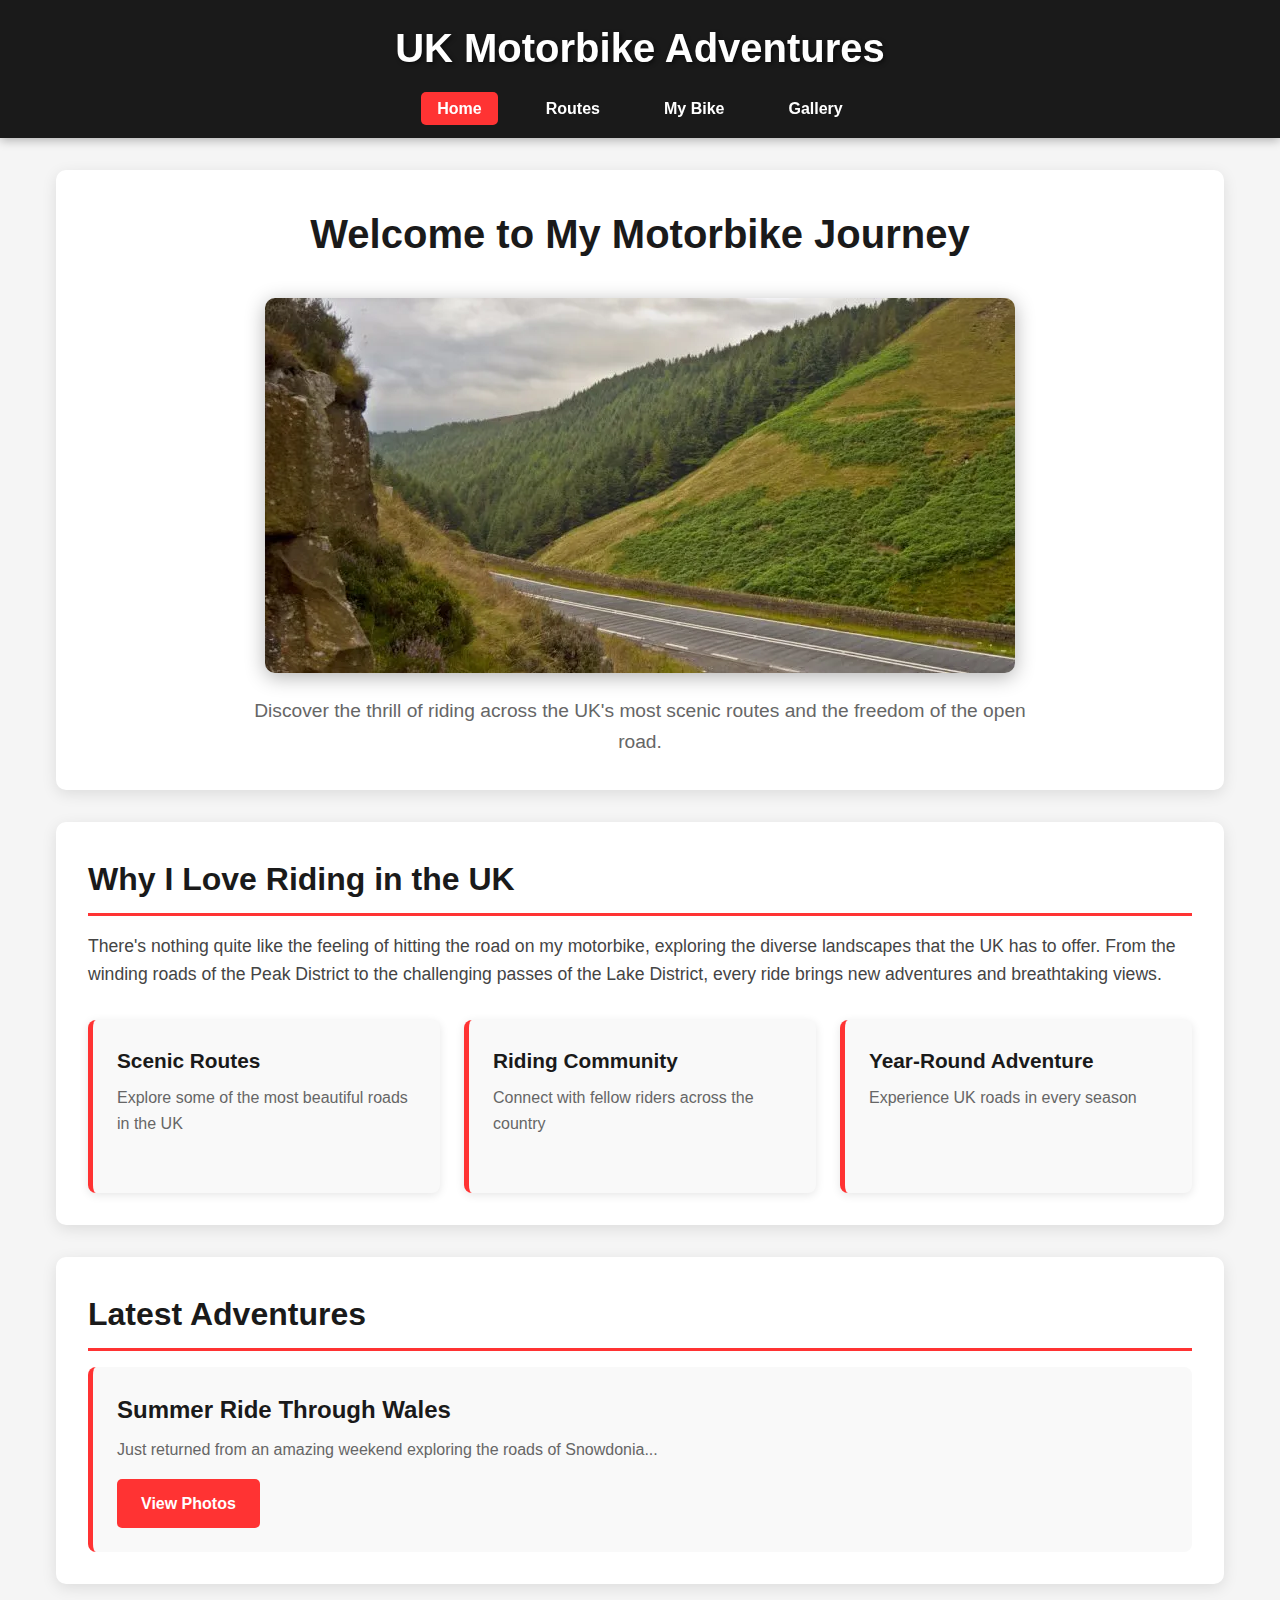
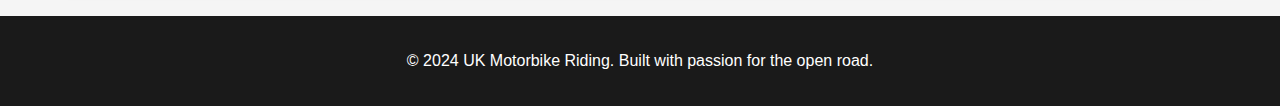
<file: index.html>
<!DOCTYPE html>
<html lang="en">
<head>
    <meta charset="UTF-8">
    <meta name="viewport" content="width=device-width, initial-scale=1.0">
    <title>UK Motorbike Adventures - Home</title>
    <link rel="stylesheet" href="index.css">
</head>
<body>
    <header>
        <h1>UK Motorbike Adventures</h1>
        <nav>
            <ul>
                <li><a href="index.html" class="active">Home</a></li>
                <li><a href="routes.html">Routes</a></li>
                <li><a href="my-bike.html">My Bike</a></li>
                <li><a href="gallery.html">Gallery</a></li>
            </ul>
        </nav>
    </header>
    
    <main>
        <section class="hero">
            <h2>Welcome to My Motorbike Journey</h2>
            <img src="assets/motorbike scenic route uk.webp" alt="Motorbike on scenic UK road">
            <p>Discover the thrill of riding across the UK's most scenic routes and the freedom of the open road.</p>
        </section>
        
        <section class="intro">
            <h3>Why I Love Riding in the UK</h3>
            <p>There's nothing quite like the feeling of hitting the road on my motorbike, exploring the diverse landscapes that the UK has to offer. From the winding roads of the Peak District to the challenging passes of the Lake District, every ride brings new adventures and breathtaking views.</p>
            
            <div class="highlights">
                <div class="highlight-card">
                    <h4>Scenic Routes</h4>
                    <p>Explore some of the most beautiful roads in the UK</p>
                </div>
                <div class="highlight-card">
                    <h4>Riding Community</h4>
                    <p>Connect with fellow riders across the country</p>
                </div>
                <div class="highlight-card">
                    <h4>Year-Round Adventure</h4>
                    <p>Experience UK roads in every season</p>
                </div>
            </div>
        </section>
        
        <section class="latest">
            <h3>Latest Adventures</h3>
            <article>
                <h4>Summer Ride Through Wales</h4>
                <p>Just returned from an amazing weekend exploring the roads of Snowdonia...</p>
                <a href="gallery.html" class="btn">View Photos</a>
            </article>
        </section>
    </main>
    
    <footer>
        <p>&copy; 2024 UK Motorbike Riding. Built with passion for the open road.</p>
    </footer>
</body>
</html>
</file>
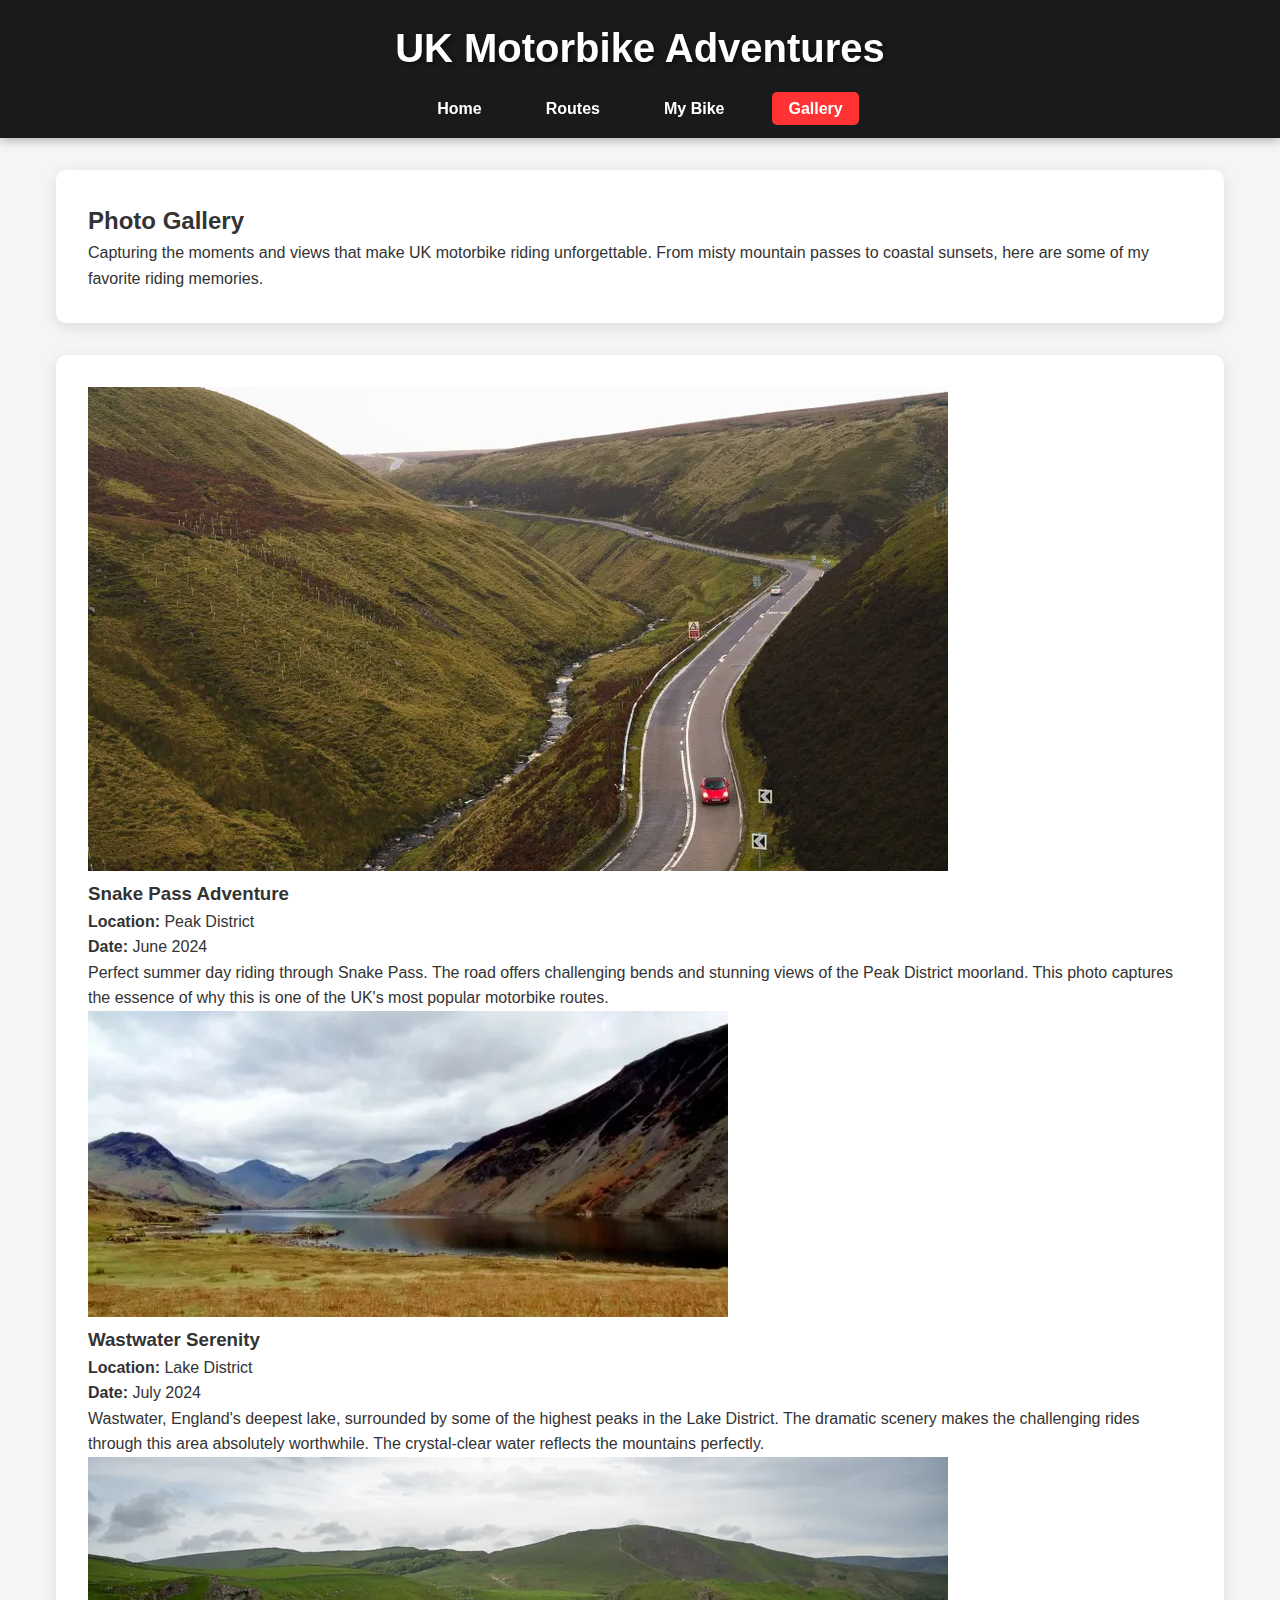
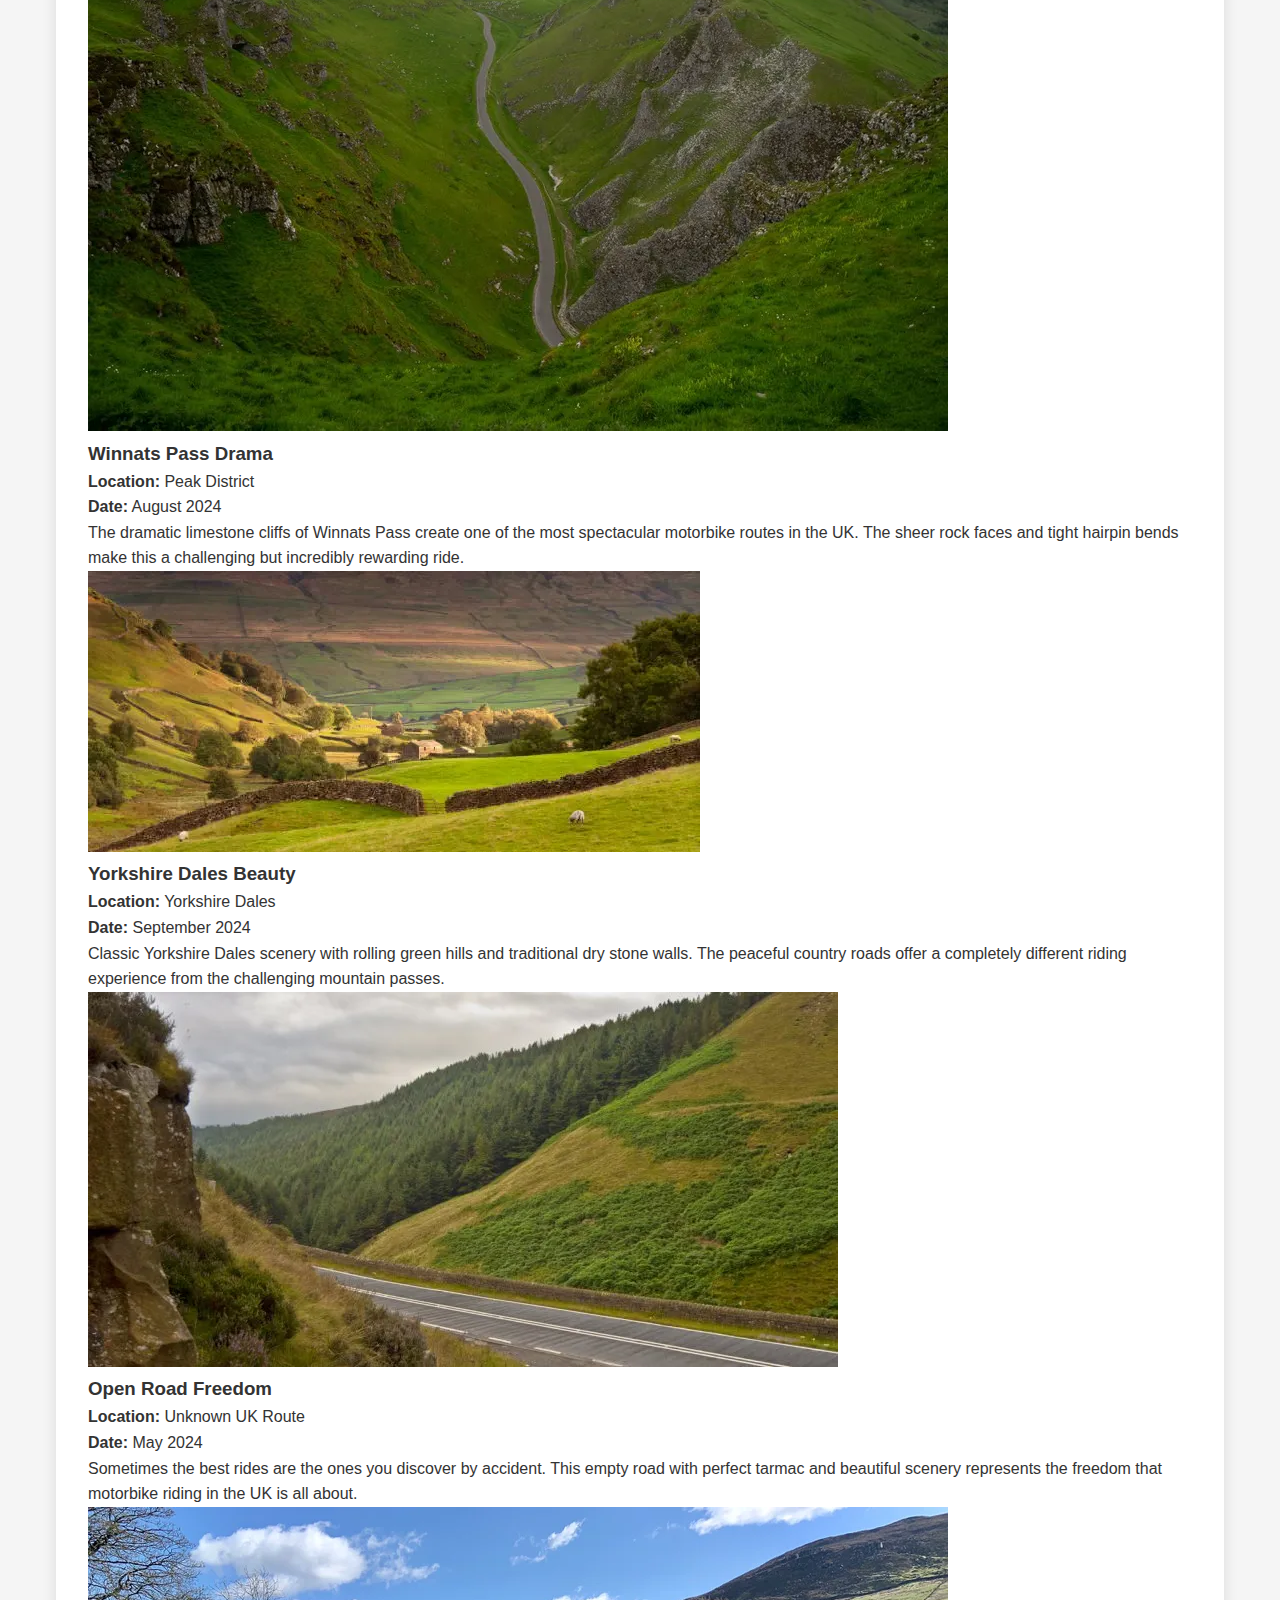
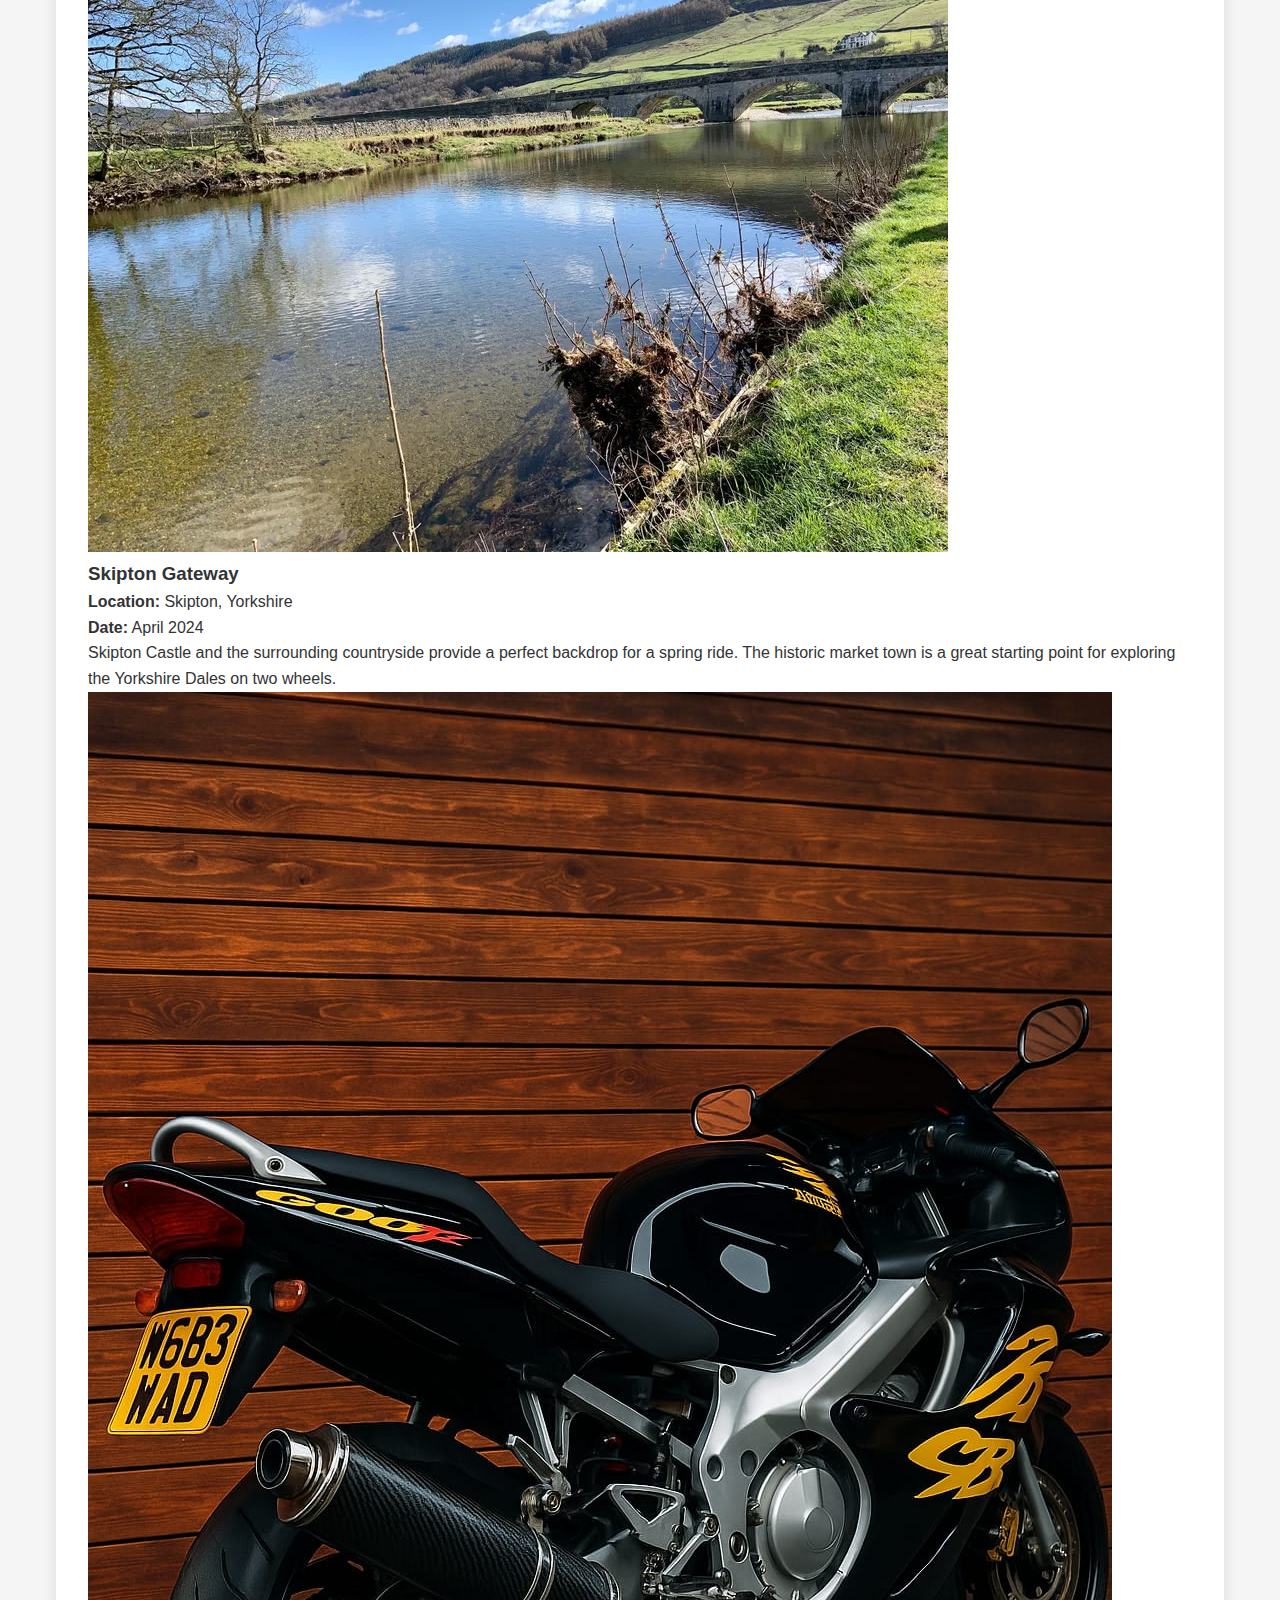
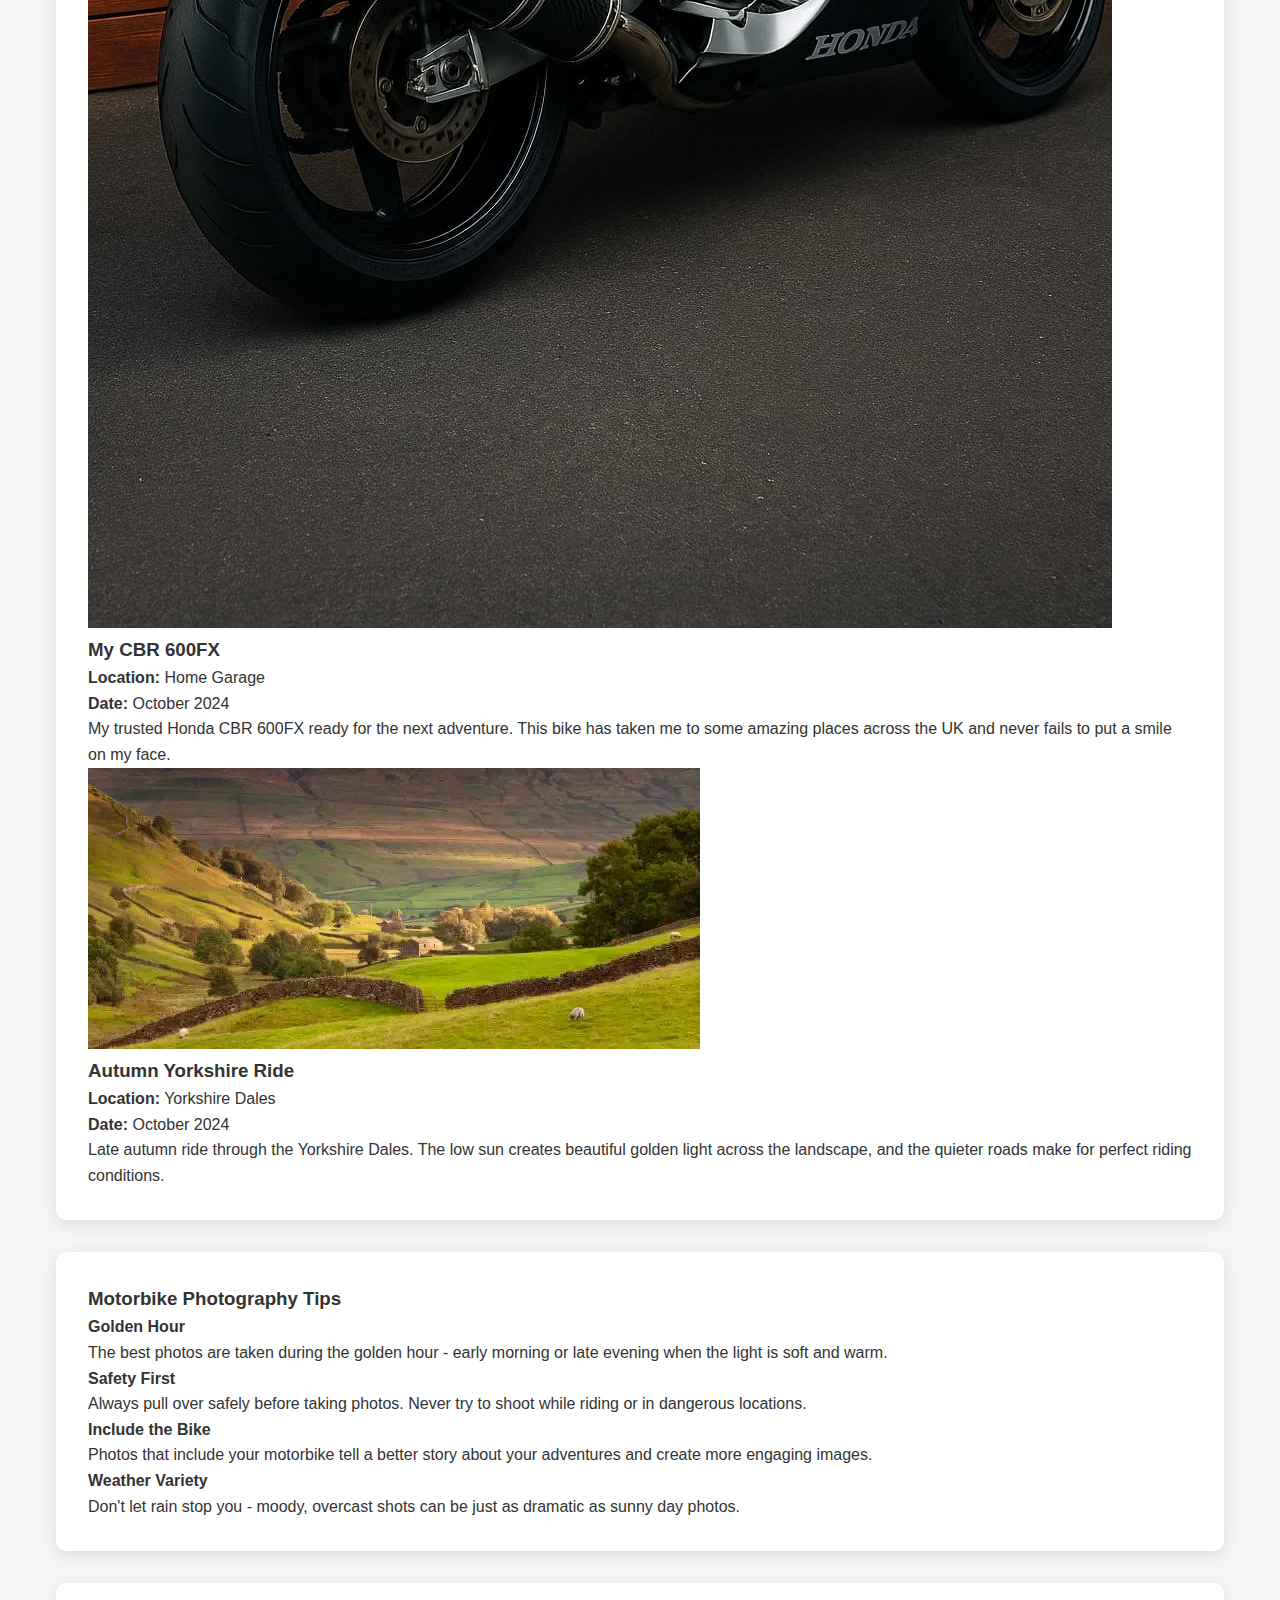
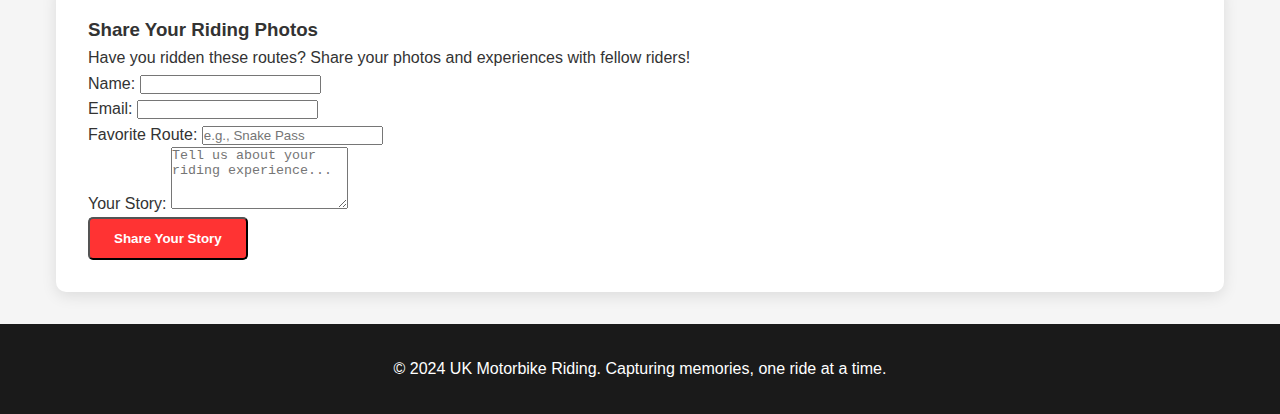
<file: gallery.html>
<!DOCTYPE html>
<html lang="en">
<head>
    <meta charset="UTF-8">
    <meta name="viewport" content="width=device-width, initial-scale=1.0">
    <title>Gallery - UK Motorbike Adventures</title>
    <link rel="stylesheet" href="index.css">
</head>
<body>
    <header>
        <h1>UK Motorbike Adventures</h1>
        <nav>
            <ul>
                <li><a href="index.html">Home</a></li>
                <li><a href="routes.html">Routes</a></li>
                <li><a href="my-bike.html">My Bike</a></li>
                <li><a href="gallery.html" class="active">Gallery</a></li>
            </ul>
        </nav>
    </header>
    
    <main>
        <section class="page-intro">
            <h2>Photo Gallery</h2>
            <p>Capturing the moments and views that make UK motorbike riding unforgettable. From misty mountain passes to coastal sunsets, here are some of my favorite riding memories.</p>
        </section>
        
        <section class="gallery-grid">
            <div class="gallery-item">
                <img src="assets/snakepass.webp" alt="Snake Pass road in Peak District">
                <div class="photo-info">
                    <h3>Snake Pass Adventure</h3>
                    <p><strong>Location:</strong> Peak District</p>
                    <p><strong>Date:</strong> June 2024</p>
                    <p class="photo-description">Perfect summer day riding through Snake Pass. The road offers challenging bends and stunning views of the Peak District moorland. This photo captures the essence of why this is one of the UK's most popular motorbike routes.</p>
                </div>
            </div>
            
            <div class="gallery-item">
                <img src="assets/wastwater-lake-district.webp" alt="Wastwater Lake District mountain views">
                <div class="photo-info">
                    <h3>Wastwater Serenity</h3>
                    <p><strong>Location:</strong> Lake District</p>
                    <p><strong>Date:</strong> July 2024</p>
                    <p class="photo-description">Wastwater, England's deepest lake, surrounded by some of the highest peaks in the Lake District. The dramatic scenery makes the challenging rides through this area absolutely worthwhile. The crystal-clear water reflects the mountains perfectly.</p>
                </div>
            </div>
            
            <div class="gallery-item">
                <img src="assets/winnats_pass.webp" alt="Winnats Pass dramatic limestone cliffs">
                <div class="photo-info">
                    <h3>Winnats Pass Drama</h3>
                    <p><strong>Location:</strong> Peak District</p>
                    <p><strong>Date:</strong> August 2024</p>
                    <p class="photo-description">The dramatic limestone cliffs of Winnats Pass create one of the most spectacular motorbike routes in the UK. The sheer rock faces and tight hairpin bends make this a challenging but incredibly rewarding ride.</p>
                </div>
            </div>
            
            <div class="gallery-item">
                <img src="assets/yorkshire dales.webp" alt="Yorkshire Dales rolling countryside">
                <div class="photo-info">
                    <h3>Yorkshire Dales Beauty</h3>
                    <p><strong>Location:</strong> Yorkshire Dales</p>
                    <p><strong>Date:</strong> September 2024</p>
                    <p class="photo-description">Classic Yorkshire Dales scenery with rolling green hills and traditional dry stone walls. The peaceful country roads offer a completely different riding experience from the challenging mountain passes.</p>
                </div>
            </div>
            
            <div class="gallery-item">
                <img src="assets/motorbike scenic route uk.webp" alt="Motorbike on scenic UK road">
                <div class="photo-info">
                    <h3>Open Road Freedom</h3>
                    <p><strong>Location:</strong> Unknown UK Route</p>
                    <p><strong>Date:</strong> May 2024</p>
                    <p class="photo-description">Sometimes the best rides are the ones you discover by accident. This empty road with perfect tarmac and beautiful scenery represents the freedom that motorbike riding in the UK is all about.</p>
                </div>
            </div>
            
            <div class="gallery-item">
                <img src="assets/skipton.webp" alt="Skipton castle and countryside">
                <div class="photo-info">
                    <h3>Skipton Gateway</h3>
                    <p><strong>Location:</strong> Skipton, Yorkshire</p>
                    <p><strong>Date:</strong> April 2024</p>
                    <p class="photo-description">Skipton Castle and the surrounding countryside provide a perfect backdrop for a spring ride. The historic market town is a great starting point for exploring the Yorkshire Dales on two wheels.</p>
                </div>
            </div>
            
            <div class="gallery-item">
                <img src="assets/my_bike.jpeg" alt="My CBR 600FX motorbike">
                <div class="photo-info">
                    <h3>My CBR 600FX</h3>
                    <p><strong>Location:</strong> Home Garage</p>
                    <p><strong>Date:</strong> October 2024</p>
                    <p class="photo-description">My trusted Honda CBR 600FX ready for the next adventure. This bike has taken me to some amazing places across the UK and never fails to put a smile on my face.</p>
                </div>
            </div>
            
            <div class="gallery-item">
                <img src="assets/yorkshire dales.webp" alt="Autumn ride through Yorkshire Dales">
                <div class="photo-info">
                    <h3>Autumn Yorkshire Ride</h3>
                    <p><strong>Location:</strong> Yorkshire Dales</p>
                    <p><strong>Date:</strong> October 2024</p>
                    <p class="photo-description">Late autumn ride through the Yorkshire Dales. The low sun creates beautiful golden light across the landscape, and the quieter roads make for perfect riding conditions.</p>
                </div>
            </div>
        </section>
        
        <section class="photography-tips">
            <h3>Motorbike Photography Tips</h3>
            <div class="tips-grid">
                <div class="tip-card">
                    <h4>Golden Hour</h4>
                    <p>The best photos are taken during the golden hour - early morning or late evening when the light is soft and warm.</p>
                </div>
                <div class="tip-card">
                    <h4>Safety First</h4>
                    <p>Always pull over safely before taking photos. Never try to shoot while riding or in dangerous locations.</p>
                </div>
                <div class="tip-card">
                    <h4>Include the Bike</h4>
                    <p>Photos that include your motorbike tell a better story about your adventures and create more engaging images.</p>
                </div>
                <div class="tip-card">
                    <h4>Weather Variety</h4>
                    <p>Don't let rain stop you - moody, overcast shots can be just as dramatic as sunny day photos.</p>
                </div>
            </div>
        </section>
        
        <section class="contact-form">
            <h3>Share Your Riding Photos</h3>
            <p>Have you ridden these routes? Share your photos and experiences with fellow riders!</p>
            <form class="contact-form-content">
                <div class="form-group">
                    <label for="name">Name:</label>
                    <input type="text" id="name" name="name" required>
                </div>
                
                <div class="form-group">
                    <label for="email">Email:</label>
                    <input type="email" id="email" name="email" required>
                </div>
                
                <div class="form-group">
                    <label for="route">Favorite Route:</label>
                    <input type="text" id="route" name="route" placeholder="e.g., Snake Pass">
                </div>
                
                <div class="form-group">
                    <label for="message">Your Story:</label>
                    <textarea id="message" name="message" rows="4" placeholder="Tell us about your riding experience..."></textarea>
                </div>
                
                <button type="submit" class="btn">Share Your Story</button>
            </form>
        </section>
    </main>
    
    <footer>
        <p>&copy; 2024 UK Motorbike Riding. Capturing memories, one ride at a time.</p>
    </footer>
</body>
</html>
</file>
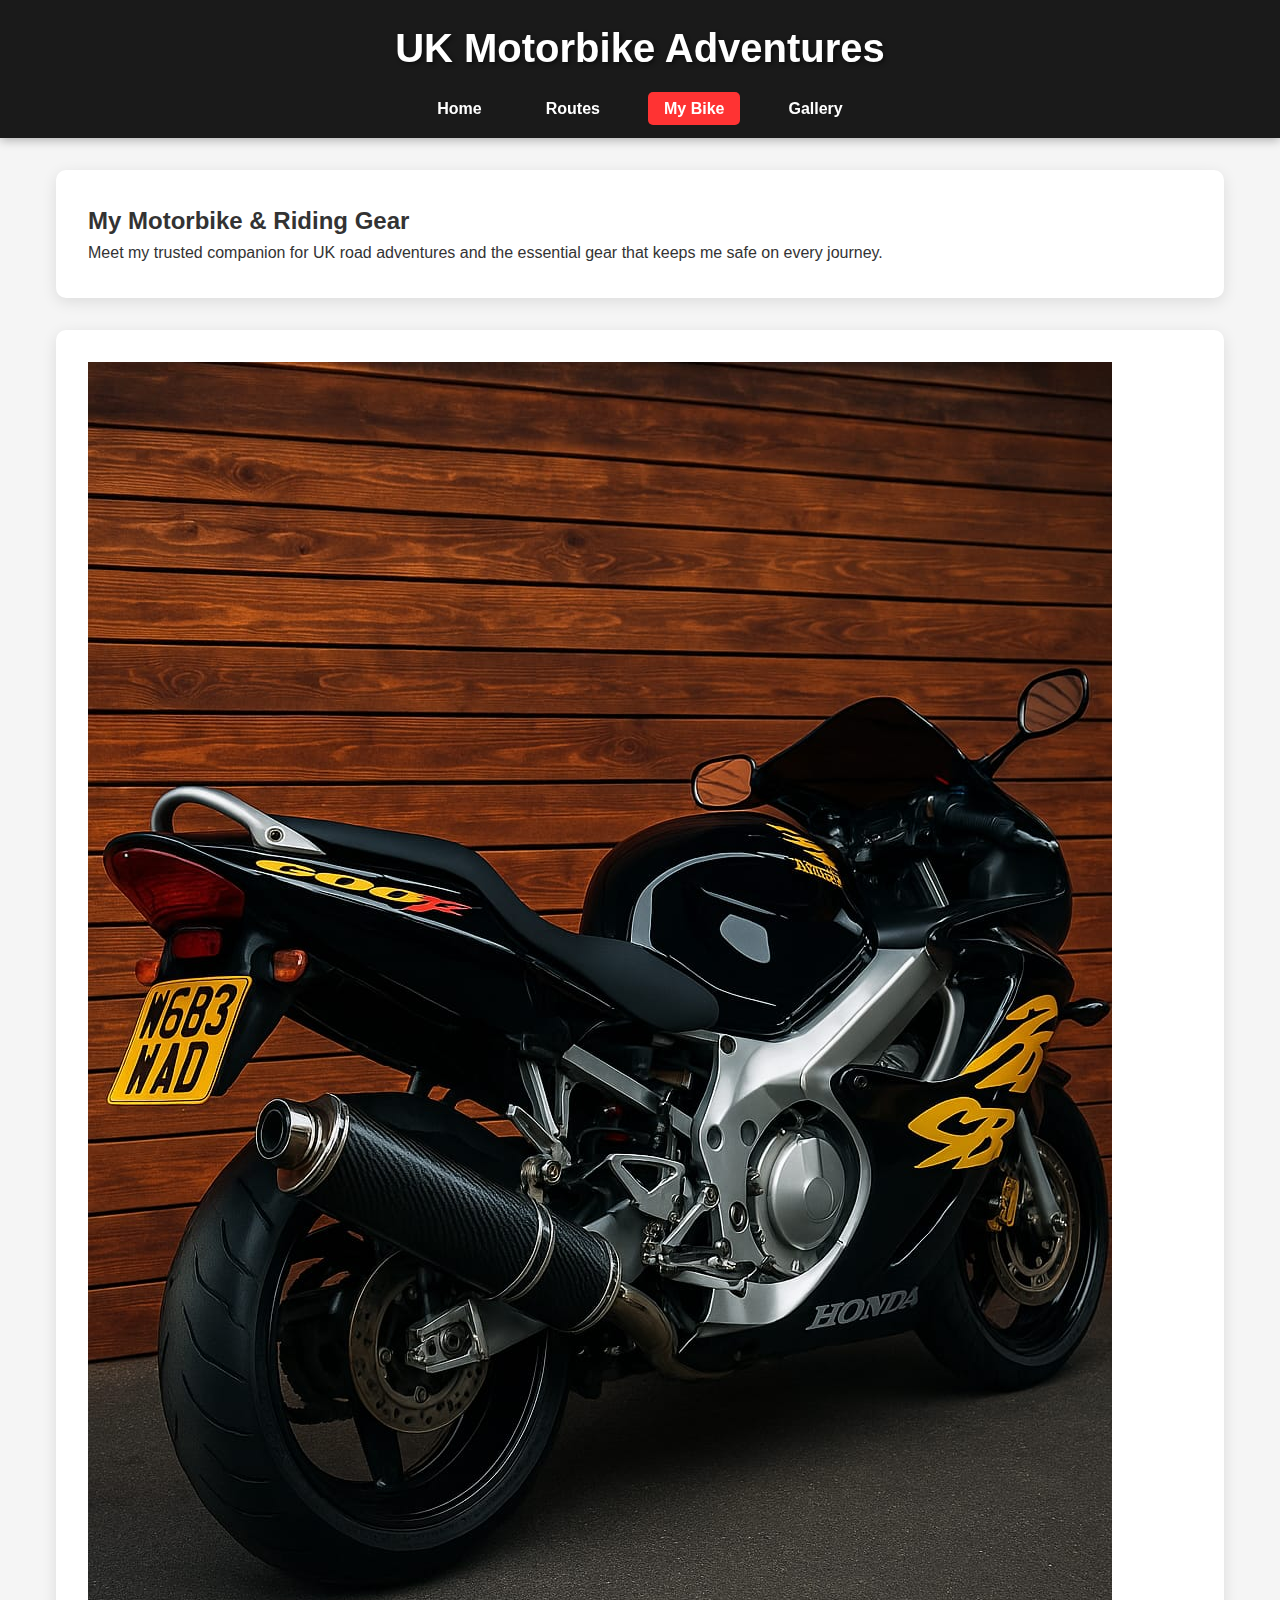
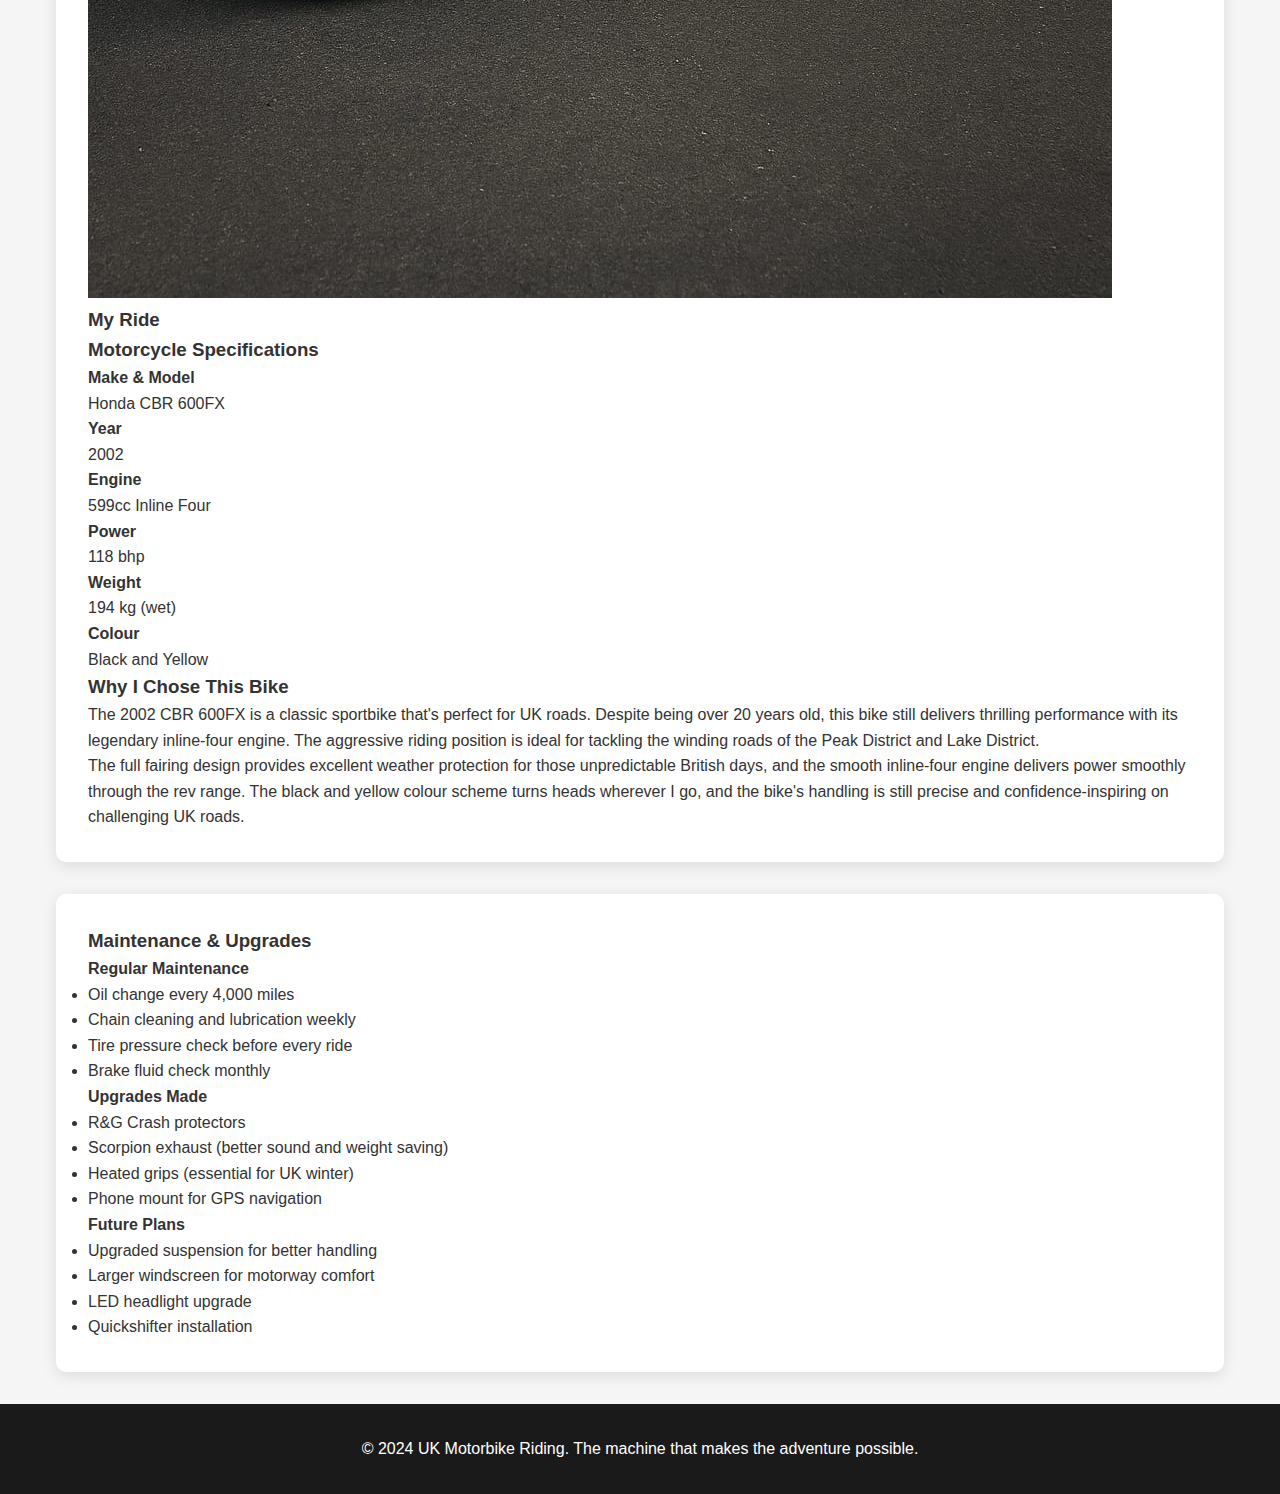
<file: my-bike.html>
<!DOCTYPE html>
<html lang="en">
<head>
    <meta charset="UTF-8">
    <meta name="viewport" content="width=device-width, initial-scale=1.0">
    <title>My Bike - UK Motorbike Adventures</title>
    <link rel="stylesheet" href="index.css">
</head>
<body>
    <header>
        <h1>UK Motorbike Adventures</h1>
        <nav>
            <ul>
                <li><a href="index.html">Home</a></li>
                <li><a href="routes.html">Routes</a></li>
                <li><a href="my-bike.html" class="active">My Bike</a></li>
                <li><a href="gallery.html">Gallery</a></li>
            </ul>
        </nav>
    </header>
    
    <main>
        <section class="page-intro">
            <h2>My Motorbike & Riding Gear</h2>
            <p>Meet my trusted companion for UK road adventures and the essential gear that keeps me safe on every journey.</p>
        </section>
        
        <section class="bike-showcase">
            <div class="bike-main">
                <img src="assets/my_bike.jpeg" alt="My CBR 600FX motorbike">
                <h3>My Ride</h3>
            </div>
            
            <div class="bike-details">
                <div class="bike-specs">
                    <h3>Motorcycle Specifications</h3>
                    <div class="spec-grid">
                        <div class="spec-item">
                            <h4>Make & Model</h4>
                            <p>Honda CBR 600FX</p>
                        </div>
                        <div class="spec-item">
                            <h4>Year</h4>
                            <p>2002</p>
                        </div>
                        <div class="spec-item">
                            <h4>Engine</h4>
                            <p>599cc Inline Four</p>
                        </div>
                        <div class="spec-item">
                            <h4>Power</h4>
                            <p>118 bhp</p>
                        </div>
                        <div class="spec-item">
                            <h4>Weight</h4>
                            <p>194 kg (wet)</p>
                        </div>
                        <div class="spec-item">
                            <h4>Colour</h4>
                            <p>Black and Yellow</p>
                        </div>
                    </div>
                </div>
                
                <div class="bike-story">
                    <h3>Why I Chose This Bike</h3>
                    <p>The 2002 CBR 600FX is a classic sportbike that's perfect for UK roads. Despite being over 20 years old, this bike still delivers thrilling performance with its legendary inline-four engine. The aggressive riding position is ideal for tackling the winding roads of the Peak District and Lake District.</p>
                    <p>The full fairing design provides excellent weather protection for those unpredictable British days, and the smooth inline-four engine delivers power smoothly through the rev range. The black and yellow colour scheme turns heads wherever I go, and the bike's handling is still precise and confidence-inspiring on challenging UK roads.</p>
                </div>
            </div>
        </section>
        
        
        <section class="maintenance">
            <h3>Maintenance & Upgrades</h3>
            <div class="maintenance-grid">
                <div class="maintenance-item">
                    <h4>Regular Maintenance</h4>
                    <ul>
                        <li>Oil change every 4,000 miles</li>
                        <li>Chain cleaning and lubrication weekly</li>
                        <li>Tire pressure check before every ride</li>
                        <li>Brake fluid check monthly</li>
                    </ul>
                </div>
                
                <div class="maintenance-item">
                    <h4>Upgrades Made</h4>
                    <ul>
                        <li>R&G Crash protectors</li>
                        <li>Scorpion exhaust (better sound and weight saving)</li>
                        <li>Heated grips (essential for UK winter)</li>
                        <li>Phone mount for GPS navigation</li>
                    </ul>
                </div>
                
                <div class="maintenance-item">
                    <h4>Future Plans</h4>
                    <ul>
                        <li>Upgraded suspension for better handling</li>
                        <li>Larger windscreen for motorway comfort</li>
                        <li>LED headlight upgrade</li>
                        <li>Quickshifter installation</li>
                    </ul>
                </div>
            </div>
        </section>
    </main>
    
    <footer>
        <p>&copy; 2024 UK Motorbike Riding. The machine that makes the adventure possible.</p>
    </footer>
</body>
</html>
</file>
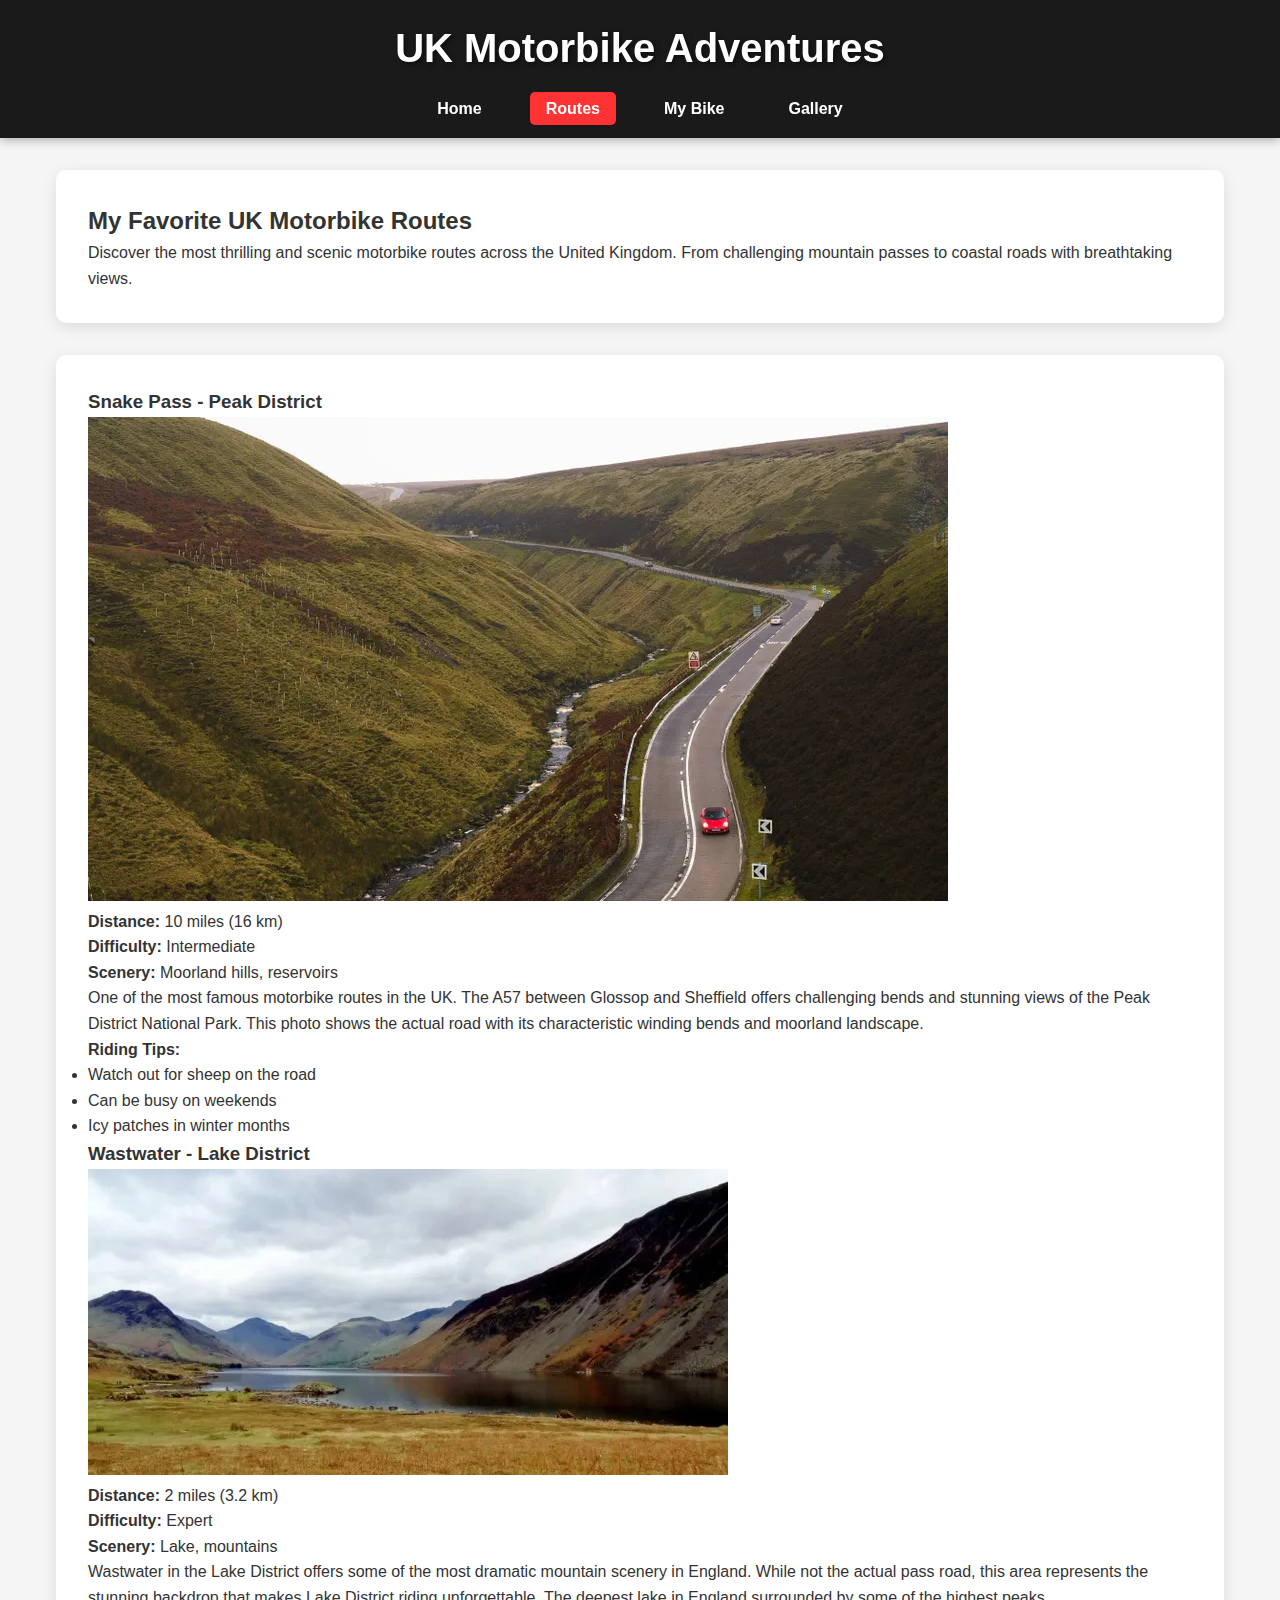
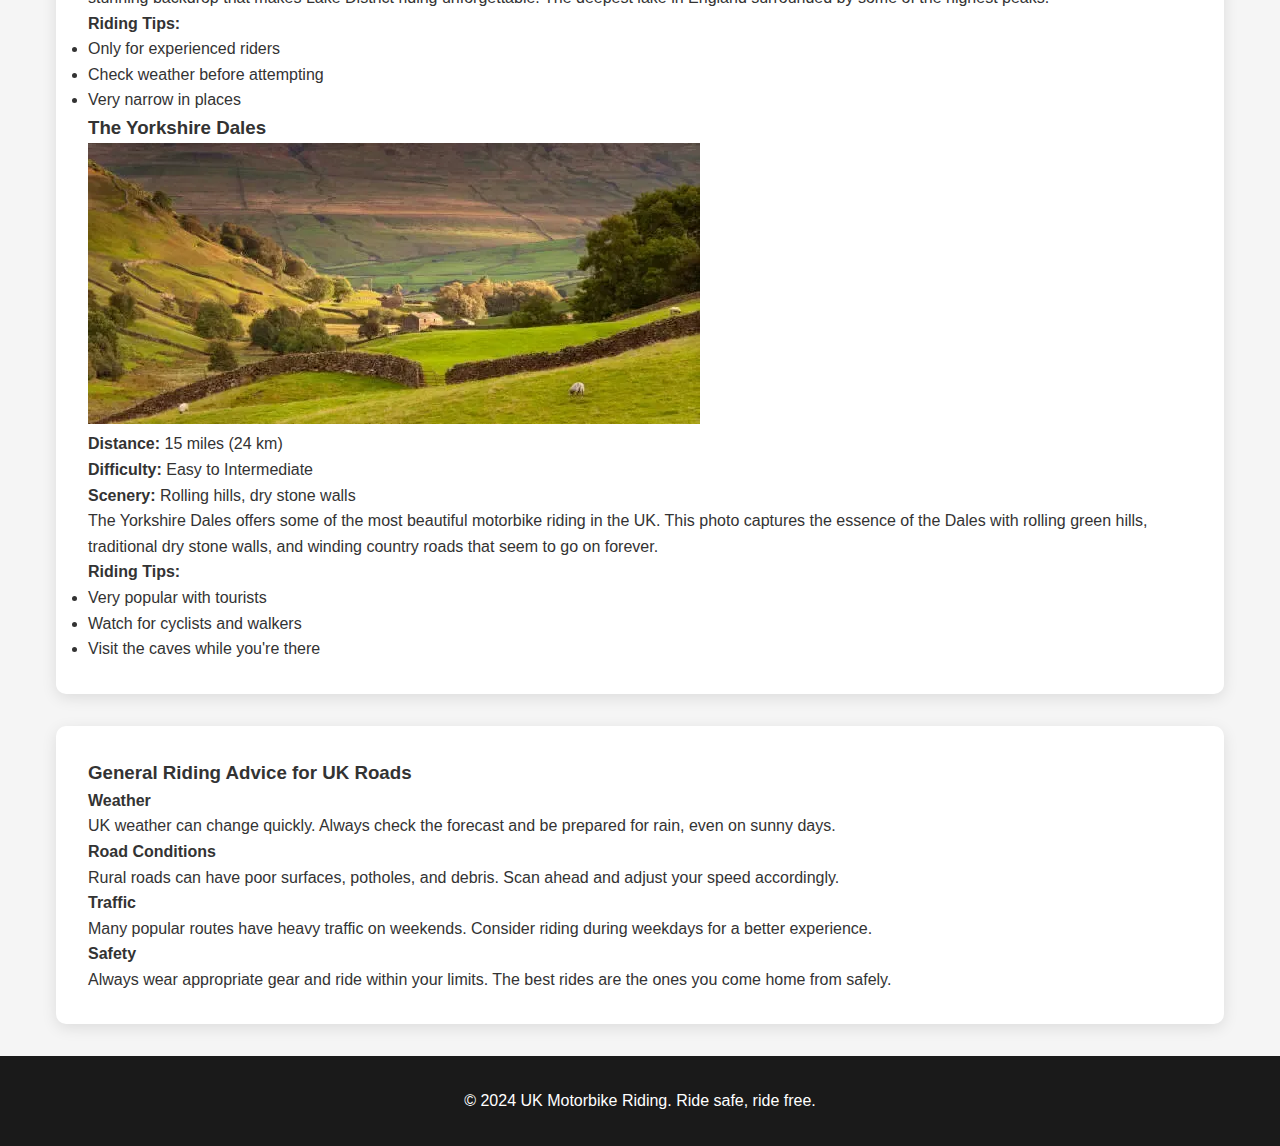
<file: routes.html>
<!DOCTYPE html>
<html lang="en">
<head>
    <meta charset="UTF-8">
    <meta name="viewport" content="width=device-width, initial-scale=1.0">
    <title>UK Motorbike Routes - UK Motorbike Adventures</title>
    <link rel="stylesheet" href="index.css">
</head>
<body>
    <header>
        <h1>UK Motorbike Adventures</h1>
        <nav>
            <ul>
                <li><a href="index.html">Home</a></li>
                <li><a href="routes.html" class="active">Routes</a></li>
                <li><a href="my-bike.html">My Bike</a></li>
                <li><a href="gallery.html">Gallery</a></li>
            </ul>
        </nav>
    </header>
    
    <main>
        <section class="page-intro">
            <h2>My Favorite UK Motorbike Routes</h2>
            <p>Discover the most thrilling and scenic motorbike routes across the United Kingdom. From challenging mountain passes to coastal roads with breathtaking views.</p>
        </section>
        
        <section class="routes-container">
            <div class="route-card">
                <h3>Snake Pass - Peak District</h3>
                <img src="assets/snakepass.webp" alt="Snake Pass road winding through Peak District">
                <div class="route-info">
                    <p><strong>Distance:</strong> 10 miles (16 km)</p>
                    <p><strong>Difficulty:</strong> Intermediate</p>
                    <p><strong>Scenery:</strong> Moorland hills, reservoirs</p>
                    <p class="route-description">One of the most famous motorbike routes in the UK. The A57 between Glossop and Sheffield offers challenging bends and stunning views of the Peak District National Park. This photo shows the actual road with its characteristic winding bends and moorland landscape.</p>
                    <div class="route-tips">
                        <h4>Riding Tips:</h4>
                        <ul>
                            <li>Watch out for sheep on the road</li>
                            <li>Can be busy on weekends</li>
                            <li>Icy patches in winter months</li>
                        </ul>
                    </div>
                </div>
            </div>
            
            
            <div class="route-card">
                <h3>Wastwater - Lake District</h3>
                <img src="assets/wastwater-lake-district.webp" alt="Wastwater Lake District scenic view">
                <div class="route-info">
                    <p><strong>Distance:</strong> 2 miles (3.2 km)</p>
                    <p><strong>Difficulty:</strong> Expert</p>
                    <p><strong>Scenery:</strong> Lake, mountains</p>
                    <p class="route-description">Wastwater in the Lake District offers some of the most dramatic mountain scenery in England. While not the actual pass road, this area represents the stunning backdrop that makes Lake District riding unforgettable. The deepest lake in England surrounded by some of the highest peaks.</p>
                    <div class="route-tips">
                        <h4>Riding Tips:</h4>
                        <ul>
                            <li>Only for experienced riders</li>
                            <li>Check weather before attempting</li>
                            <li>Very narrow in places</li>
                        </ul>
                    </div>
                </div>
            </div>
            
            <div class="route-card">
                <h3>The Yorkshire Dales</h3>
                <img src="assets/yorkshire dales.webp" alt="Yorkshire Dales scenic countryside">
                <div class="route-info">
                    <p><strong>Distance:</strong> 15 miles (24 km)</p>
                    <p><strong>Difficulty:</strong> Easy to Intermediate</p>
                    <p><strong>Scenery:</strong> Rolling hills, dry stone walls</p>
                    <p class="route-description">The Yorkshire Dales offers some of the most beautiful motorbike riding in the UK. This photo captures the essence of the Dales with rolling green hills, traditional dry stone walls, and winding country roads that seem to go on forever.</p>
                    <div class="route-tips">
                        <h4>Riding Tips:</h4>
                        <ul>
                            <li>Very popular with tourists</li>
                            <li>Watch for cyclists and walkers</li>
                            <li>Visit the caves while you're there</li>
                        </ul>
                    </div>
                </div>
            </div>
        </section>
        
        <section class="riding-advice">
            <h3>General Riding Advice for UK Roads</h3>
            <div class="advice-grid">
                <div class="advice-card">
                    <h4>Weather</h4>
                    <p>UK weather can change quickly. Always check the forecast and be prepared for rain, even on sunny days.</p>
                </div>
                <div class="advice-card">
                    <h4>Road Conditions</h4>
                    <p>Rural roads can have poor surfaces, potholes, and debris. Scan ahead and adjust your speed accordingly.</p>
                </div>
                <div class="advice-card">
                    <h4>Traffic</h4>
                    <p>Many popular routes have heavy traffic on weekends. Consider riding during weekdays for a better experience.</p>
                </div>
                <div class="advice-card">
                    <h4>Safety</h4>
                    <p>Always wear appropriate gear and ride within your limits. The best rides are the ones you come home from safely.</p>
                </div>
            </div>
        </section>
    </main>
    
    <footer>
        <p>&copy; 2024 UK Motorbike Riding. Ride safe, ride free.</p>
    </footer>
</body>
</html>
</file>
<file: index.css>
/* Motorbike-themed CSS for UK Motorbike Adventures */

* {
    margin: 0;
    padding: 0;
    box-sizing: border-box;
}

body {
    font-family: 'Arial', sans-serif;
    line-height: 1.6;
    color: #333;
    background-color: #f5f5f5;
}

/* Header and Navigation */
header {
    background-color: #1a1a1a;
    color: white;
    padding: 1rem 0;
    box-shadow: 0 2px 10px rgba(0,0,0,0.3);
    position: sticky;
    top: 0;
    z-index: 100;
}

header h1 {
    text-align: center;
    margin-bottom: 1rem;
    font-size: 2.5rem;
    text-shadow: 2px 2px 4px rgba(0,0,0,0.5);
}

nav ul {
    list-style: none;
    display: flex;
    justify-content: center;
    gap: 2rem;
    padding: 0;
}

nav a {
    color: white;
    text-decoration: none;
    font-weight: bold;
    padding: 0.5rem 1rem;
    border-radius: 5px;
    transition: all 0.3s ease;
}

nav a:hover, nav a.active {
    background-color: #ff3333;
    color: white;
}

/* Main Content */
main {
    max-width: 1200px;
    margin: 2rem auto;
    padding: 0 1rem;
}

section {
    background-color: white;
    margin-bottom: 2rem;
    padding: 2rem;
    border-radius: 10px;
    box-shadow: 0 4px 15px rgba(0,0,0,0.1);
}

/* Hero Section */
.hero {
    text-align: center;
}

.hero h2 {
    font-size: 2.5rem;
    margin-bottom: 1rem;
    color: #1a1a1a;
}

.hero img {
    max-width: 100%;
    height: auto;
    border-radius: 10px;
    margin: 1rem 0;
    box-shadow: 0 4px 20px rgba(0,0,0,0.3);
}

.hero p {
    font-size: 1.2rem;
    color: #666;
    max-width: 800px;
    margin: 0 auto;
}

/* Introduction Section */
.intro h3 {
    font-size: 2rem;
    margin-bottom: 1rem;
    color: #1a1a1a;
    border-bottom: 3px solid #ff3333;
    padding-bottom: 0.5rem;
}

.intro p {
    font-size: 1.1rem;
    margin-bottom: 2rem;
    color: #444;
}

/* Highlights Cards */
.highlights {
    display: grid;
    grid-template-columns: repeat(auto-fit, minmax(250px, 1fr));
    gap: 1.5rem;
    margin-top: 2rem;
}

.highlight-card {
    background-color: #f9f9f9;
    padding: 1.5rem;
    border-radius: 8px;
    border-left: 5px solid #ff3333;
    box-shadow: 0 2px 10px rgba(0,0,0,0.1);
    transition: transform 0.3s ease;
}

.highlight-card:hover {
    transform: translateY(-5px);
}

.highlight-card h4 {
    color: #1a1a1a;
    margin-bottom: 0.5rem;
    font-size: 1.3rem;
}

.highlight-card p {
    color: #666;
    font-size: 1rem;
}

/* Latest Section */
.latest h3 {
    font-size: 2rem;
    margin-bottom: 1rem;
    color: #1a1a1a;
    border-bottom: 3px solid #ff3333;
    padding-bottom: 0.5rem;
}

.latest article {
    background-color: #f9f9f9;
    padding: 1.5rem;
    border-radius: 8px;
    border-left: 5px solid #ff3333;
}

.latest h4 {
    color: #1a1a1a;
    margin-bottom: 0.5rem;
    font-size: 1.5rem;
}

.latest p {
    color: #666;
    margin-bottom: 1rem;
}

/* Buttons */
.btn {
    display: inline-block;
    background-color: #ff3333;
    color: white;
    padding: 0.75rem 1.5rem;
    text-decoration: none;
    border-radius: 5px;
    font-weight: bold;
    transition: background-color 0.3s ease;
}

.btn:hover {
    background-color: #cc0000;
    color: white;
}

/* Footer */
footer {
    background-color: #1a1a1a;
    color: white;
    text-align: center;
    padding: 2rem 0;
    margin-top: 2rem;
}

/* Responsive Design */
@media (max-width: 768px) {
    header h1 {
        font-size: 2rem;
    }
    
    nav ul {
        flex-wrap: wrap;
        gap: 1rem;
    }
    
    /* Page Introduction Styles */
    .page-intro {
        text-align: center;
        margin-bottom: 2rem;
    }
    
    .page-intro h2 {
        font-size: 2.5rem;
        margin-bottom: 1rem;
        color: #1a1a1a;
        border-bottom: 3px solid #ff3333;
        padding-bottom: 0.5rem;
        display: inline-block;
    }
    
    .page-intro p {
        font-size: 1.2rem;
        color: #666;
        max-width: 800px;
        margin: 0 auto;
    }
    
    /* Routes Page Styles */
    .routes-container {
        display: grid;
        gap: 2rem;
    }
    
    .route-card {
        background-color: #f9f9f9;
        border-radius: 10px;
        overflow: hidden;
        box-shadow: 0 4px 15px rgba(0,0,0,0.1);
        transition: transform 0.3s ease;
    }
    
    .route-card:hover {
        transform: translateY(-5px);
    }
    
    .route-card h3 {
        background-color: #1a1a1a;
        color: white;
        padding: 1rem;
        margin: 0;
        font-size: 1.5rem;
    }
    
    .route-card img {
        width: 100%;
        height: auto;
        display: block;
    }
    
    .route-info {
        padding: 1.5rem;
    }
    
    .route-info p {
        margin-bottom: 0.5rem;
    }
    
    .route-info strong {
        color: #ff3333;
    }
    
    .route-description {
        margin: 1rem 0;
        font-style: italic;
        color: #555;
    }
    
    .route-tips {
        background-color: #f0f0f0;
        padding: 1rem;
        border-radius: 5px;
        margin-top: 1rem;
    }
    
    .route-tips h4 {
        color: #1a1a1a;
        margin-bottom: 0.5rem;
    }
    
    .route-tips ul {
        margin-left: 1.5rem;
        color: #666;
    }
    
    .route-tips li {
        margin-bottom: 0.3rem;
    }
    
    /* Riding Advice Section */
    .advice-grid {
        display: grid;
        grid-template-columns: repeat(auto-fit, minmax(250px, 1fr));
        gap: 1.5rem;
        margin-top: 2rem;
    }
    
    .advice-card {
        background-color: #f9f9f9;
        padding: 1.5rem;
        border-radius: 8px;
        border-left: 5px solid #ff3333;
        box-shadow: 0 2px 10px rgba(0,0,0,0.1);
    }
    
    .advice-card h4 {
        color: #1a1a1a;
        margin-bottom: 0.5rem;
        font-size: 1.2rem;
    }
    
    /* Bike Page Styles */
    .bike-showcase {
        display: grid;
        grid-template-columns: 1fr 1fr;
        gap: 2rem;
        margin-bottom: 2rem;
    }
    
    .bike-main {
        text-align: center;
    }
    
    .bike-main img {
        width: 100%;
        max-width: 600px;
        border-radius: 10px;
        box-shadow: 0 4px 20px rgba(0,0,0,0.3);
        margin-bottom: 1rem;
    }
    
    .bike-main h3 {
        font-size: 1.8rem;
        color: #1a1a1a;
    }
    
    .bike-specs h3 {
        font-size: 1.5rem;
        margin-bottom: 1rem;
        color: #1a1a1a;
        border-bottom: 2px solid #ff3333;
        padding-bottom: 0.5rem;
    }
    
    .spec-grid {
        display: grid;
        grid-template-columns: repeat(2, 1fr);
        gap: 1rem;
        margin-bottom: 2rem;
    }
    
    .spec-item {
        background-color: #f9f9f9;
        padding: 1rem;
        border-radius: 5px;
        border-left: 3px solid #ff3333;
    }
    
    .spec-item h4 {
        color: #666;
        font-size: 0.9rem;
        margin-bottom: 0.3rem;
    }
    
    .spec-item p {
        color: #1a1a1a;
        font-weight: bold;
        margin: 0;
    }
    
    .bike-story h3 {
        font-size: 1.5rem;
        margin-bottom: 1rem;
        color: #1a1a1a;
        border-bottom: 2px solid #ff3333;
        padding-bottom: 0.5rem;
    }
    
    .bike-story p {
        margin-bottom: 1rem;
        line-height: 1.6;
    }
    
    /* Riding Gear Styles */
    .gear-grid {
        display: grid;
        grid-template-columns: repeat(auto-fit, minmax(300px, 1fr));
        gap: 2rem;
        margin-top: 2rem;
    }
    
    .gear-item {
        background-color: #f9f9f9;
        border-radius: 10px;
        overflow: hidden;
        box-shadow: 0 4px 15px rgba(0,0,0,0.1);
        transition: transform 0.3s ease;
    }
    
    .gear-item:hover {
        transform: translateY(-5px);
    }
    
    .gear-item img {
        width: 100%;
        height: 200px;
        object-fit: cover;
        display: block;
    }
    
    .gear-item h4 {
        background-color: #1a1a1a;
        color: white;
        padding: 0.8rem;
        margin: 0;
        font-size: 1.2rem;
    }
    
    .gear-item p {
        padding: 1rem;
        margin: 0;
    }
    
    .gear-item strong {
        color: #ff3333;
        display: block;
        margin-bottom: 0.5rem;
    }
    
    /* Maintenance Section */
    .maintenance-grid {
        display: grid;
        grid-template-columns: repeat(auto-fit, minmax(250px, 1fr));
        gap: 1.5rem;
        margin-top: 2rem;
    }
    
    .maintenance-item {
        background-color: #f9f9f9;
        padding: 1.5rem;
        border-radius: 8px;
        border-left: 5px solid #ff3333;
        box-shadow: 0 2px 10px rgba(0,0,0,0.1);
    }
    
    .maintenance-item h4 {
        color: #1a1a1a;
        margin-bottom: 1rem;
        font-size: 1.2rem;
    }
    
    .maintenance-item ul {
        margin-left: 1.5rem;
        color: #666;
    }
    
    .maintenance-item li {
        margin-bottom: 0.5rem;
    }
    
    /* Gallery Page Styles */
    .gallery-grid {
        display: grid;
        grid-template-columns: repeat(auto-fit, minmax(350px, 1fr));
        gap: 2rem;
        margin-bottom: 3rem;
    }
    
    .gallery-item {
        background-color: #f9f9f9;
        border-radius: 10px;
        overflow: hidden;
        box-shadow: 0 4px 15px rgba(0,0,0,0.1);
        transition: transform 0.3s ease;
    }
    
    .gallery-item:hover {
        transform: translateY(-5px);
    }
    
    .gallery-item img {
        width: 100%;
        height: 250px;
        object-fit: cover;
        display: block;
    }
    
    .photo-info {
        padding: 1.5rem;
    }
    
    .photo-info h3 {
        color: #1a1a1a;
        margin-bottom: 0.5rem;
        font-size: 1.3rem;
    }
    
    .photo-info p {
        margin-bottom: 0.5rem;
        color: #666;
    }
    
    .photo-info strong {
        color: #ff3333;
    }
    
    .photo-description {
        margin-top: 1rem;
        font-style: italic;
        line-height: 1.5;
    }
    
    /* Photography Tips */
    .tips-grid {
        display: grid;
        grid-template-columns: repeat(auto-fit, minmax(250px, 1fr));
        gap: 1.5rem;
        margin-top: 2rem;
    }
    
    .tip-card {
        background-color: #f9f9f9;
        padding: 1.5rem;
        border-radius: 8px;
        border-left: 5px solid #ff3333;
        box-shadow: 0 2px 10px rgba(0,0,0,0.1);
    }
    
    .tip-card h4 {
        color: #1a1a1a;
        margin-bottom: 0.5rem;
        font-size: 1.2rem;
    }
    
    /* Contact Form Styles */
    .contact-form {
        background-color: #f9f9f9;
        padding: 2rem;
        border-radius: 10px;
        margin-top: 2rem;
    }
    
    .contact-form h3 {
        color: #1a1a1a;
        margin-bottom: 1rem;
        font-size: 1.8rem;
        text-align: center;
    }
    
    .contact-form p {
        text-align: center;
        margin-bottom: 2rem;
        color: #666;
    }
    
    .contact-form-content {
        max-width: 600px;
        margin: 0 auto;
    }
    
    .form-group {
        margin-bottom: 1.5rem;
    }
    
    .form-group label {
        display: block;
        margin-bottom: 0.5rem;
        color: #1a1a1a;
        font-weight: bold;
    }
    
    .form-group input,
    .form-group textarea {
        width: 100%;
        padding: 0.8rem;
        border: 2px solid #ddd;
        border-radius: 5px;
        font-size: 1rem;
        transition: border-color 0.3s ease;
    }
    
    .form-group input:focus,
    .form-group textarea:focus {
        outline: none;
        border-color: #ff3333;
    }
    
    .form-group textarea {
        resize: vertical;
        min-height: 120px;
    }
    
    .contact-form-content .btn {
        display: block;
        width: 100%;
        text-align: center;
        padding: 1rem;
        font-size: 1.1rem;
    }
    
    /* Responsive Adjustments */
    @media (max-width: 768px) {
        .bike-showcase {
            grid-template-columns: 1fr;
        }
        
        .spec-grid {
            grid-template-columns: 1fr;
        }
        
        .gallery-grid {
            grid-template-columns: 1fr;
        }
        
        .gear-grid {
            grid-template-columns: 1fr;
        }
    }
    
    @media (max-width: 480px) {
        .page-intro h2 {
            font-size: 2rem;
        }
        
        .route-card h3 {
            font-size: 1.2rem;
        }
        
        .photo-info h3 {
            font-size: 1.1rem;
        }
    }
    
    nav a {
        padding: 0.4rem 0.8rem;
        font-size: 0.9rem;
    }
    
    .hero h2 {
        font-size: 2rem;
    }
    
    section {
        padding: 1rem;
    }
    
    .highlights {
        grid-template-columns: 1fr;
    }
}

@media (max-width: 480px) {
    header h1 {
        font-size: 1.5rem;
    }
    
    nav ul {
        gap: 0.5rem;
    }
    
    nav a {
        padding: 0.3rem 0.6rem;
        font-size: 0.8rem;
    }
    
    .hero h2 {
        font-size: 1.5rem;
    }
    
    .hero p {
        font-size: 1rem;
    }
}
</file>
